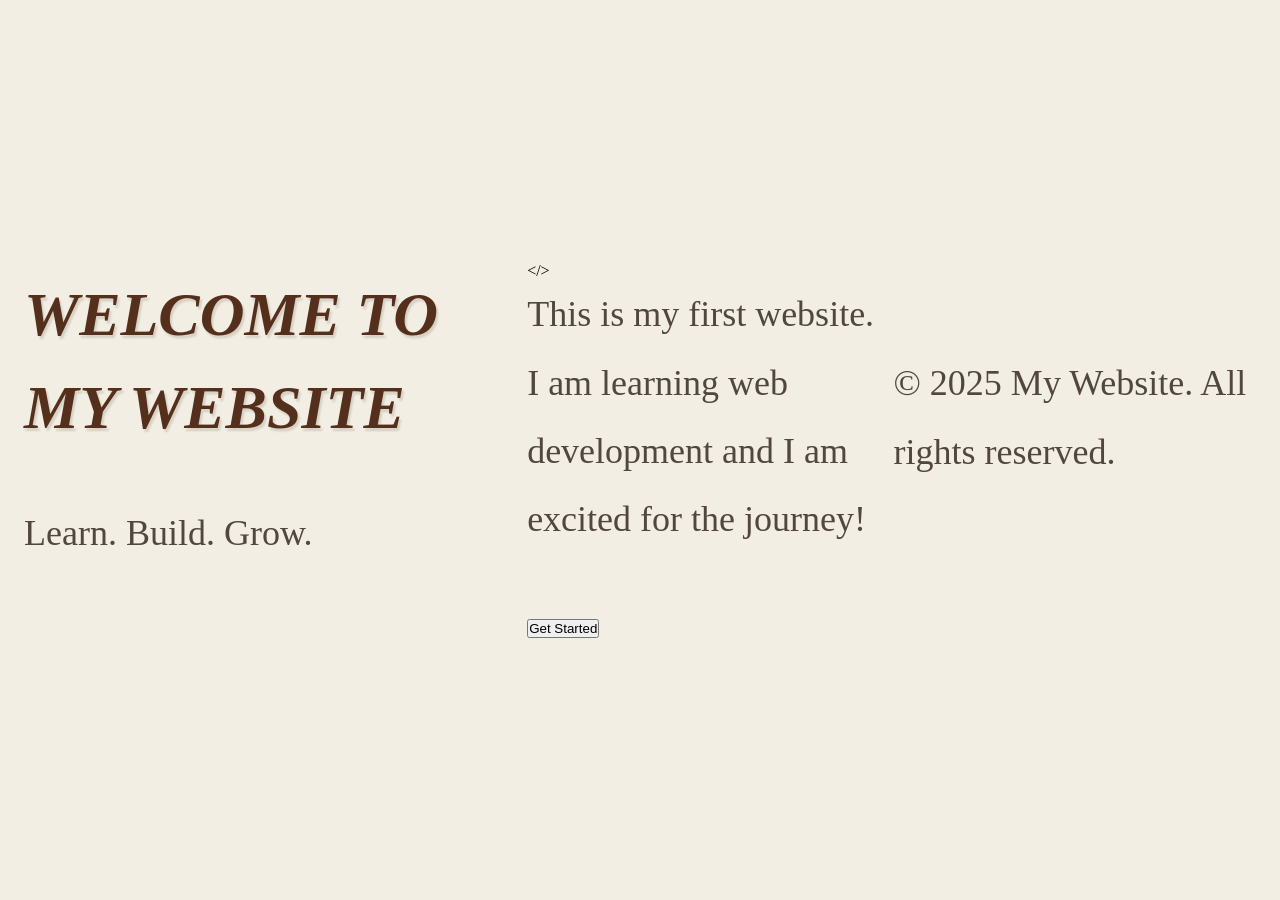
<file: index.html>
<!DOCTYPE html>
<html lang="en">
<head>
    <meta charset="UTF-8">
    <meta name="viewport" content="width=device-width, initial-scale=1.0">
    <title>My Website</title>
    <link rel="stylesheet" href="style.css">
</head>
<body>

    <header class="header">
        <h1>Welcome to My Website</h1>
        <p>Learn. Build. Grow.</p>
    </header>

    <main class="container">
        <div class="coding-image" role="img" aria-label="Coding Image">
            <span>&lt;/&gt;</span>
        </div>

        <p>
            This is my first website. I am learning web development
            and I am excited for the journey!
        </p>

        <button class="btn">Get Started</button>
    </main>

    <footer class="footer">
        <p>© 2025 My Website. All rights reserved.</p>
    </footer>

</body>
</html>
</file>
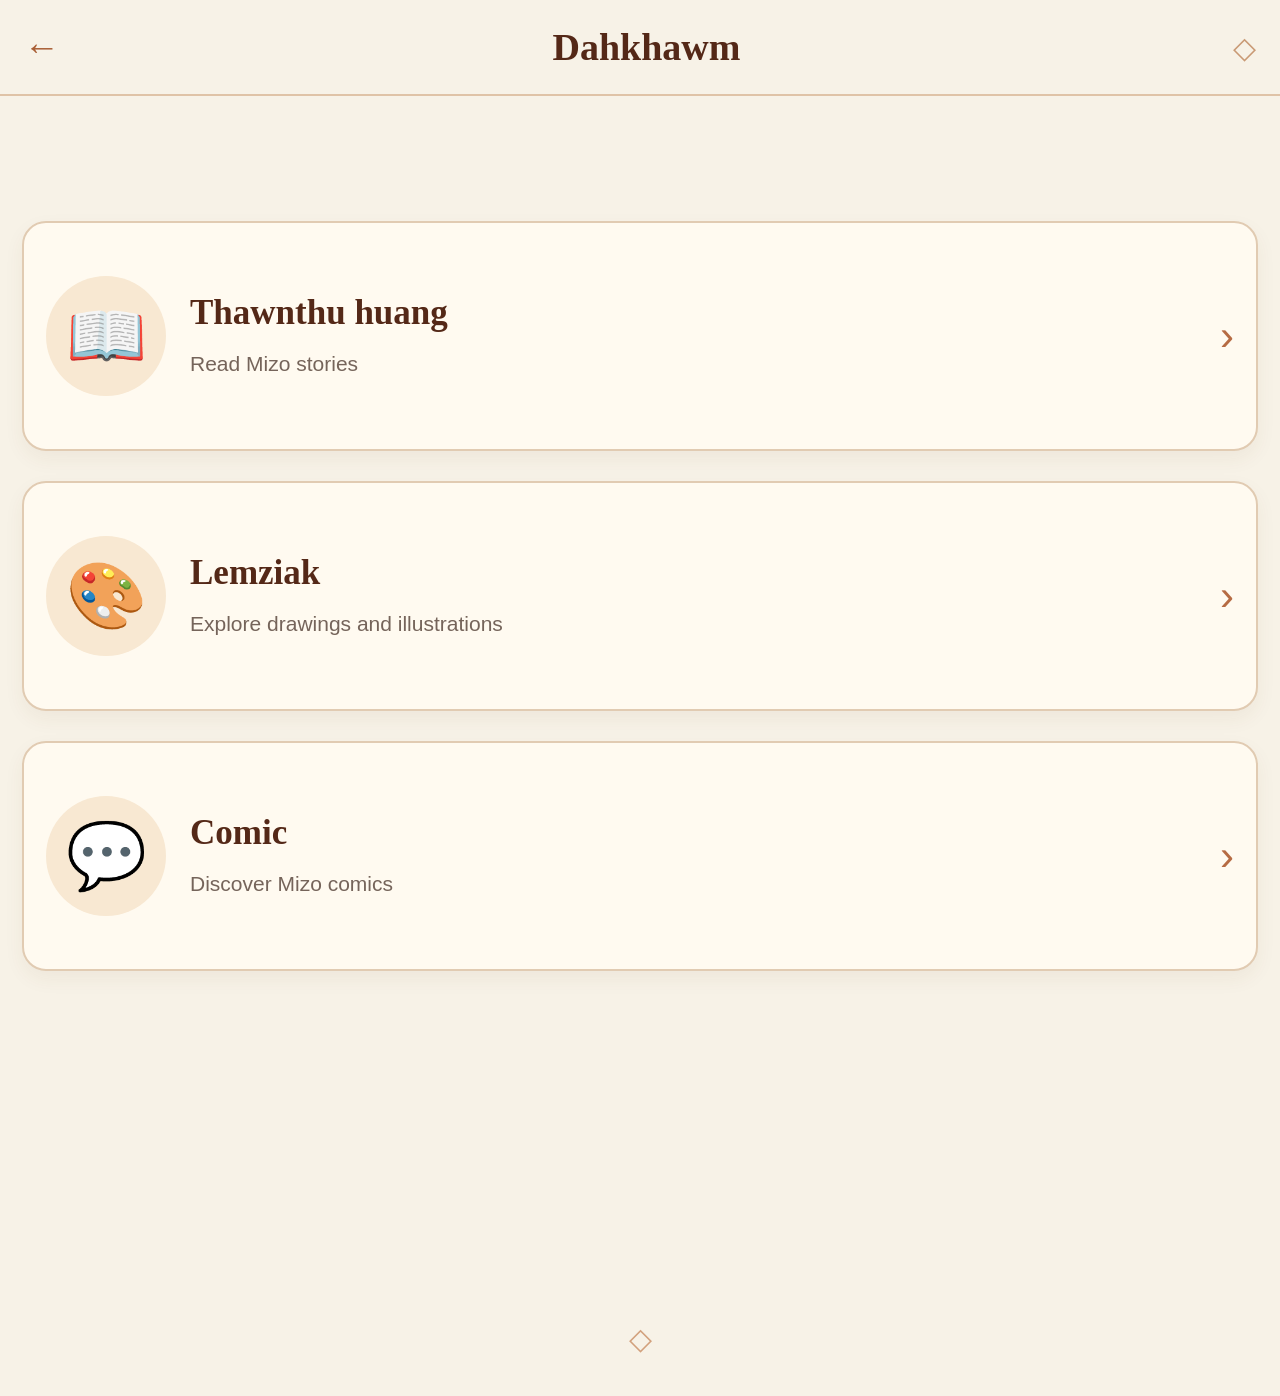
<file: category.html>
<!DOCTYPE html>
<html lang="en">
<head>
<meta charset="UTF-8">
<meta name="viewport" content="width=device-width, initial-scale=1.0">
<title>Dahkhawm - Pasalṭhate Zawlbuk</title>
<link rel="stylesheet" href="category.css">
</head>
<body>

<header class="page-header">
<a href="index.html" class="back-button" aria-label="Go back">
&#8592;
</a>

<h1>Dahkhawm</h1>

<div class="header-decoration" aria-hidden="true">
◇
</div>
</header>

<main class="category-list">

<a href="thawnthu.html" class="category-card">
<div class="category-icon" aria-hidden="true">
📖
</div>

<div class="category-content">
<h2>Thawnthu huang</h2>
<p>Read Mizo stories</p>
</div>

<span class="arrow" aria-hidden="true">&#8250;</span>
</a>

<a href="lemziak.html" class="category-card">
<div class="category-icon" aria-hidden="true">
🎨
</div>

<div class="category-content">
<h2>Lemziak</h2>
<p>Explore drawings and illustrations</p>
</div>

<span class="arrow" aria-hidden="true">&#8250;</span>
</a>

<a href="comic.html" class="category-card">
<div class="category-icon" aria-hidden="true">
💬
</div>

<div class="category-content">
<h2>Comic</h2>
<p>Discover Mizo comics</p>
</div>

<span class="arrow" aria-hidden="true">&#8250;</span>
</a>

</main>

<footer class="page-footer">
<span></span>
<div class="footer-decoration" aria-hidden="true">◇</div>
<span></span>
</footer>

</body>
</html>
</file>
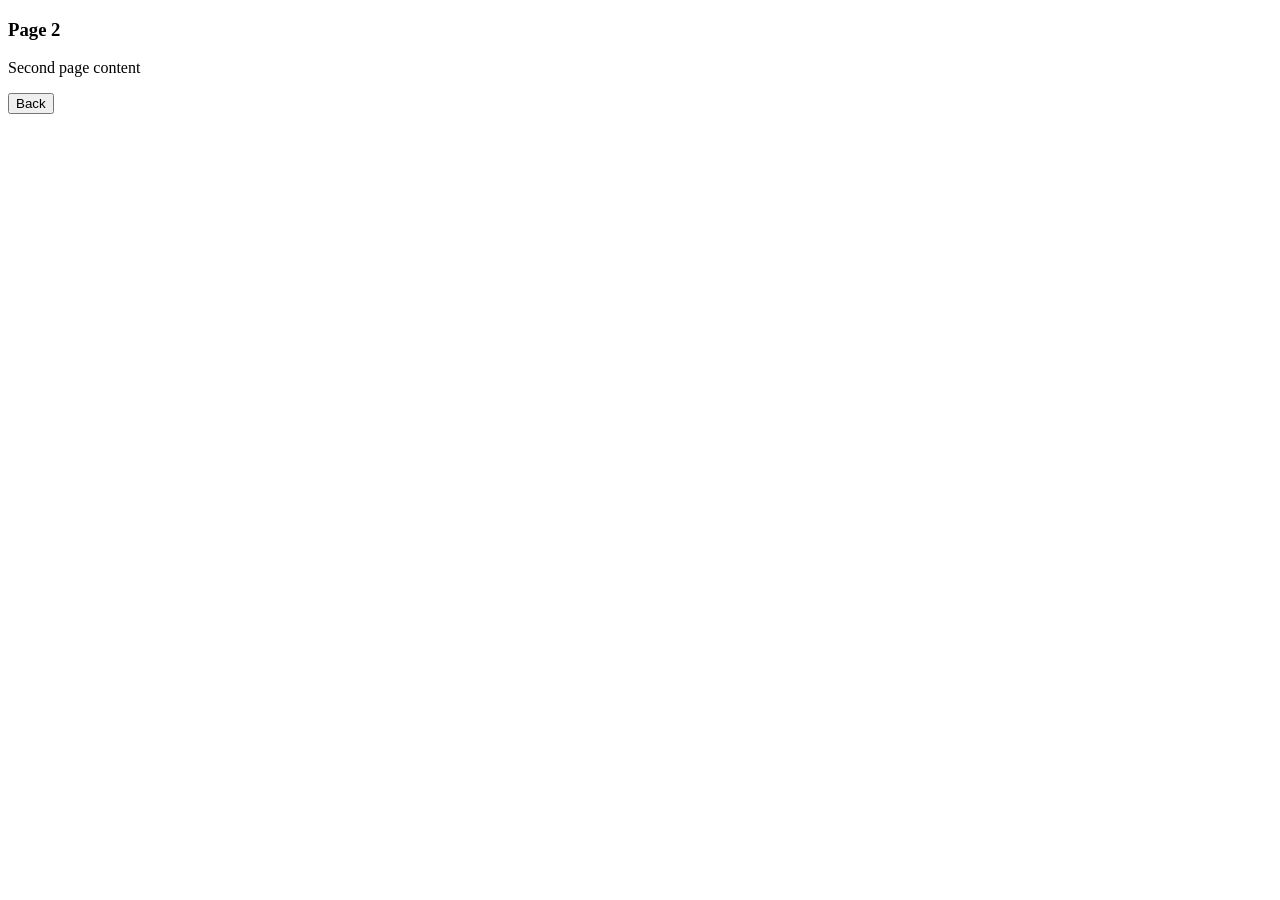
<file: page2.html>
<!DOCTYPE html>
<html lang="en">
  <head>
    <meta charset="UTF-8">
    <title>Page 2</title>
  </head>
  <body>
    <h3>Page 2</h3>
    <p>Second page content</p>
    <button onclick="location.href='.html'">Back</button>
  </body>
</html>
</file>
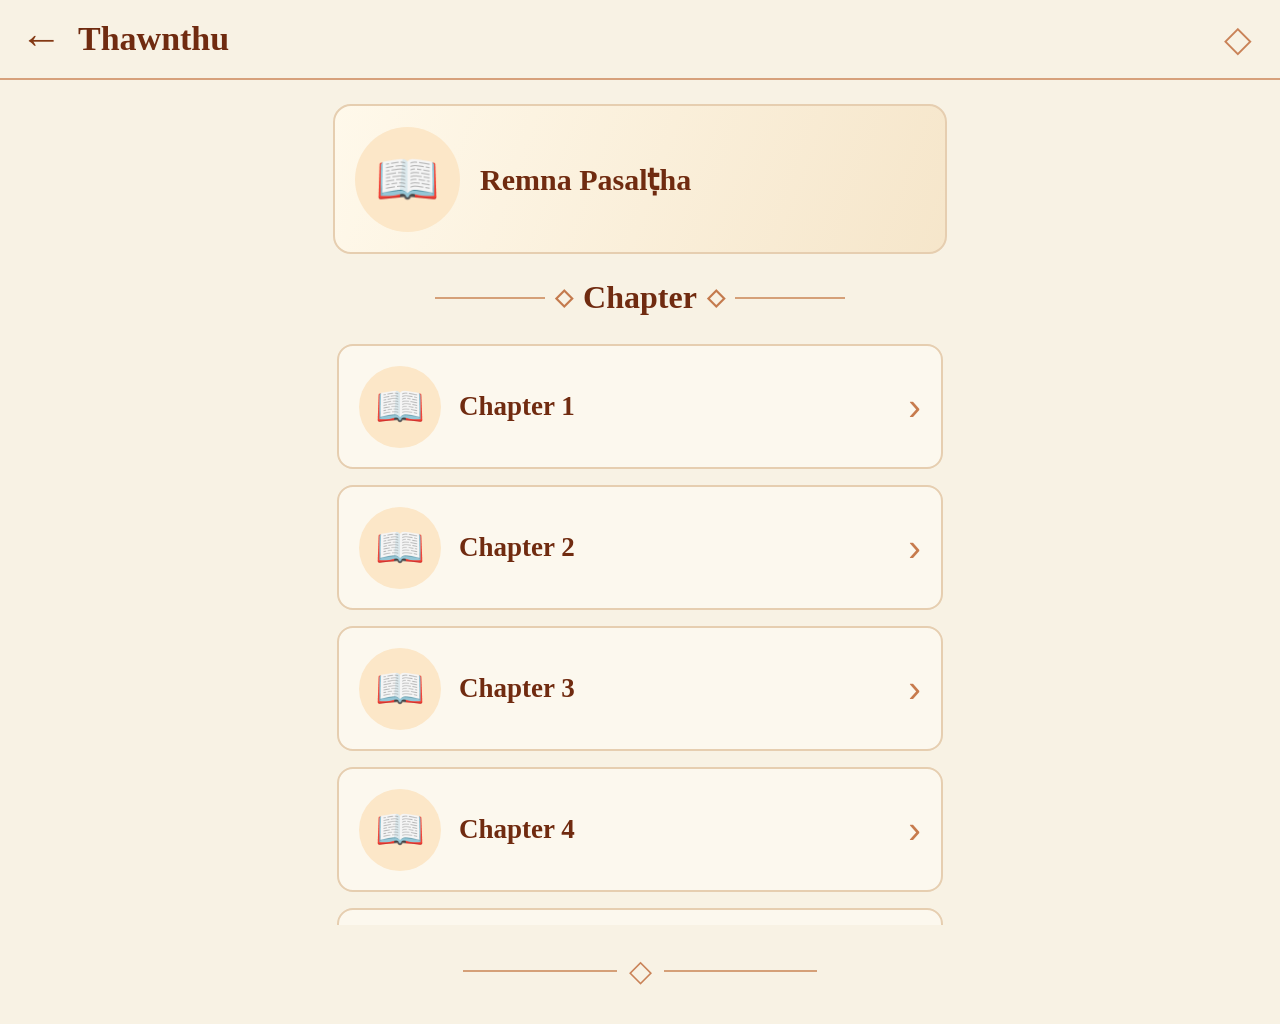
<file: Remna_pasaltha.html>
<!DOCTYPE html>
<html lang="en">
<head>
    <meta charset="UTF-8">
    <meta name="viewport" content="width=device-width, initial-scale=1.0">

    <title>Remna Pasalṭha - Chapters</title>

    <link rel="stylesheet" href="Remna_pasaltha.css">
</head>
<body>

    <!-- Header -->
    <header class="page-header">
        <a href="thawnthu.html" class="back-button"
           aria-label="Go back">&#8592;</a>

        <h1>Thawnthu</h1>

        <div class="header-decoration" aria-hidden="true">
            ◇
        </div>
    </header>

    <!-- Story Banner -->
    <main class="chapter-page">

        <section class="story-banner">
            <div class="story-icon" aria-hidden="true">
                📖
            </div>

            <h2>Remna Pasalṭha</h2>
        </section>

        <!-- Chapter Heading -->
        <div class="chapter-heading">
            <span></span>
            <b>◇</b>
            <h2>Chapter</h2>
            <b>◇</b>
            <span></span>
        </div>

        <!-- Swipeable Chapter List -->
        <section class="chapter-list"
                 aria-label="Select a chapter">

            <a href="chapter1.html" class="chapter-card">
                <div class="chapter-icon" aria-hidden="true">📖</div>
                <h3>Chapter 1</h3>
                <span class="arrow">&#8250;</span>
            </a>

            <a href="chapter2.html" class="chapter-card">
                <div class="chapter-icon" aria-hidden="true">📖</div>
                <h3>Chapter 2</h3>
                <span class="arrow">&#8250;</span>
            </a>

            <a href="chapter3.html" class="chapter-card">
                <div class="chapter-icon" aria-hidden="true">📖</div>
                <h3>Chapter 3</h3>
                <span class="arrow">&#8250;</span>
            </a>

            <a href="chapter4.html" class="chapter-card">
                <div class="chapter-icon" aria-hidden="true">📖</div>
                <h3>Chapter 4</h3>
                <span class="arrow">&#8250;</span>
            </a>

            <a href="chapter5.html" class="chapter-card">
                <div class="chapter-icon" aria-hidden="true">📖</div>
                <h3>Chapter 5</h3>
                <span class="arrow">&#8250;</span>
            </a>

            <!-- Add more chapters by copying a chapter-card -->

        </section>

        <!-- Bottom Decoration -->
        <div class="footer-decoration" aria-hidden="true">
            <span></span>
            <b>◇</b>
            <span></span>
        </div>

    </main>

</body>
</html>
</file>
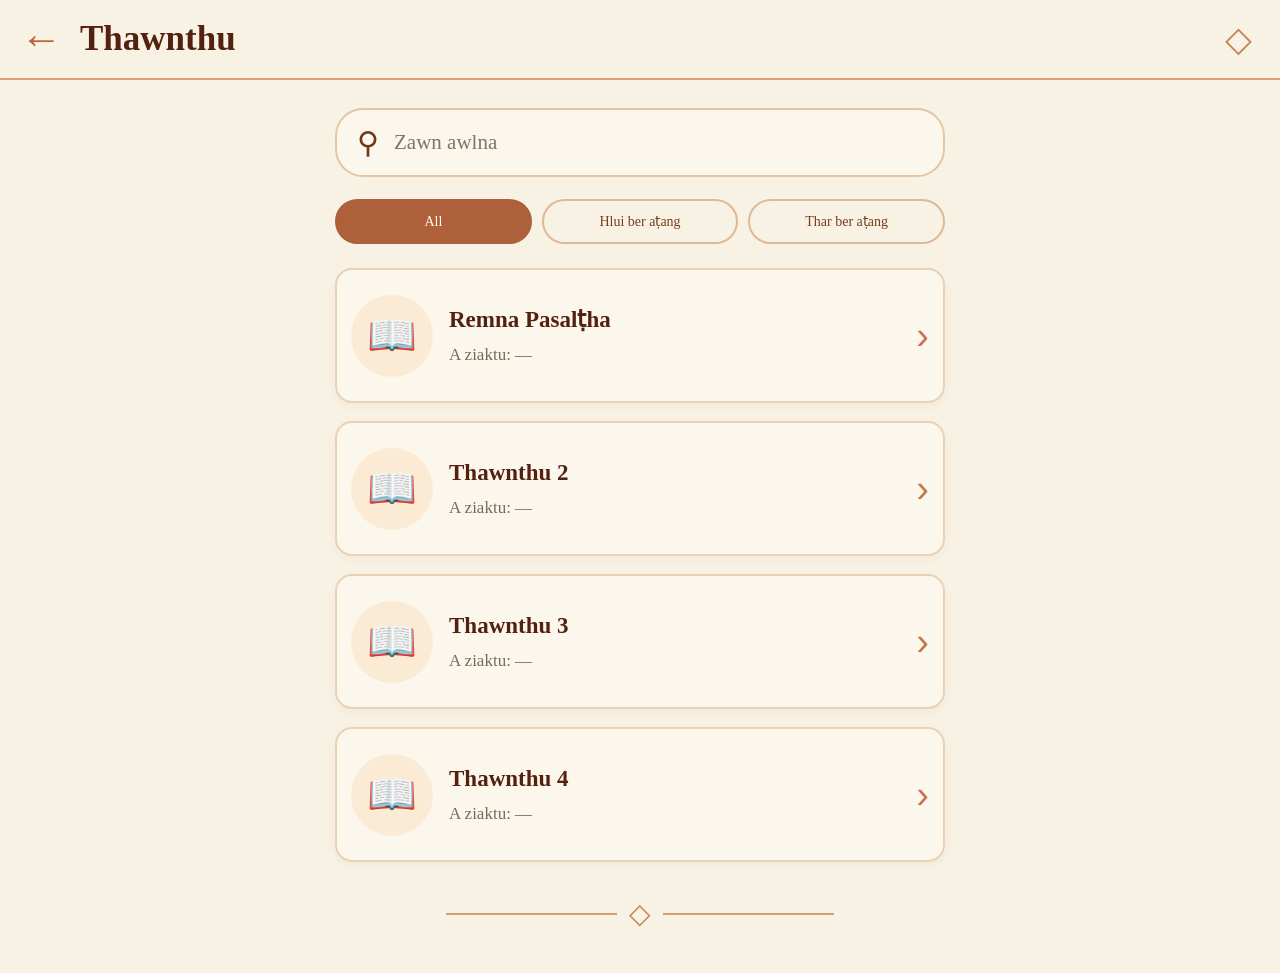
<file: thawnthu.html>
<!DOCTYPE html>
<html lang="en">
<head>
    <meta charset="UTF-8">
    <meta name="viewport" content="width=device-width, initial-scale=1.0">
    <title>Thawnthu - Pasalṭhate Zawlbuk</title>

    <link rel="stylesheet" href="thawnthu.css">
</head>
<body>

    <!-- Header -->
    <header class="header">
        <a href="category.html" class="back-button">&#8592;</a>

        <h1>Thawnthu</h1>

        <div class="decoration">◇</div>
    </header>

    <!-- Main Content -->
    <main class="container">

        <!-- Search Bar -->
        <div class="search-box">
            <span class="search-icon">&#9906;</span>

            <input
                type="search"
                id="storySearch"
                placeholder="Zawn awlna"
                aria-label="Zawn awlna"
            >
        </div>

        <!-- Sorting Buttons -->
        <nav class="filter-buttons" aria-label="Story sorting">

            <button class="filter active" data-sort="all">
                All
            </button>

            <button class="filter" data-sort="newest">
                Hlui ber aṭang
            </button>

            <button class="filter" data-sort="oldest">
                Thar ber aṭang
            </button>

        </nav>

        <!-- Story List -->
        <section class="story-list" id="storyList">

            <a href="remna_pasaltha.html"
               class="story-card"
               data-title="Remna Pasalṭha"
               data-date="1">

                <div class="book-icon">📖</div>

                <div class="story-info">
                    <h2>Remna Pasalṭha</h2>
                    <p>A ziaktu: —</p>
                </div>

                <span class="arrow">&#8250;</span>
            </a>

            <a href="thawnthu-2.html"
               class="story-card"
               data-title="Thawnthu 2"
               data-date="2">

                <div class="book-icon">📖</div>

                <div class="story-info">
                    <h2>Thawnthu 2</h2>
                    <p>A ziaktu: —</p>
                </div>

                <span class="arrow">&#8250;</span>
            </a>

            <a href="thawnthu-3.html"
               class="story-card"
               data-title="Thawnthu 3"
               data-date="3">

                <div class="book-icon">📖</div>

                <div class="story-info">
                    <h2>Thawnthu 3</h2>
                    <p>A ziaktu: —</p>
                </div>

                <span class="arrow">&#8250;</span>
            </a>

            <a href="thawnthu-4.html"
               class="story-card"
               data-title="Thawnthu 4"
               data-date="4">

                <div class="book-icon">📖</div>

                <div class="story-info">
                    <h2>Thawnthu 4</h2>
                    <p>A ziaktu: —</p>
                </div>

                <span class="arrow">&#8250;</span>
            </a>

        </section>

        <!-- Bottom Decoration -->
        <div class="footer-decoration">
            <span></span>
            <b>◇</b>
            <span></span>
        </div>

    </main>

    <!-- Search and Sorting -->
    <script>
        const searchInput = document.getElementById("storySearch");
        const storyList = document.getElementById("storyList");
        const filters = document.querySelectorAll(".filter");

        const stories = Array.from(
            storyList.querySelectorAll(".story-card")
        );

        let currentSort = "all";

        function updateStories() {
            const searchText = searchInput.value.toLowerCase();

            const filteredStories = stories.filter(story => {
                return story.dataset.title
                    .toLowerCase()
                    .includes(searchText);
            });

            filteredStories.sort((a, b) => {
                if (currentSort === "oldest") {
                    return Number(a.dataset.date) -
                           Number(b.dataset.date)
                }

                if (currentSort === "newest") {
                    return Number(b.dataset.date) -
                           Number(a.dataset.date)
                }

                return stories.indexOf(a) - stories.indexOf(b)
            })

            storyList.replaceChildren(...filteredStories)
        }

        searchInput.addEventListener("input", updateStories)

        filters.forEach(button => {
            button.addEventListener("click", () => {
                filters.forEach(item =>
                    item.classList.remove("active")
                )

                button.classList.add("active")
                currentSort = button.dataset.sort

                updateStories()
            })
        })
    </script>

</body>
</html>
</file>
<file: style.css>
* {
margin: 0;
padding: 0;
box-sizing: border-box;
}

body {
min-height: 100vh;
display: flex;
justify-content: center;
align-items: center;
padding: 24px;
background: #f2eee3;
font-family: Georgia, serif;
}

.home-card {
width: 100%;
max-width: 745px;
min-height: 800px;
padding: 60px 35px;

display: flex;
flex-direction: column;
justify-content: center;
align-items: center;

text-align: center;
background: #fffefa;
border: 1px solid #ded8c9;
border-radius: 38px;
box-shadow: 0 18px 45px rgba(76, 54, 30, 0.08);
}

h1 {
margin-bottom: 45px;
color: #542f1c;
font-family: cursive;
font-size: clamp(34px, 6vw, 62px);
font-weight: bold;
font-style: italic;
line-height: 1.5;
text-transform: uppercase;
text-shadow: 2px 3px 2px rgba(70, 40, 20, 0.15);
}

p {
max-width: 590px;
margin-bottom: 65px;
color: #51473e;
font-size: clamp(20px, 3.5vw, 36px);
line-height: 1.9;
}

.start-button {
display: inline-block;
padding: 20px 65px;
border-radius: 60px;

background: linear-gradient(135deg, #80502e, #5b3018);
color: #fffefa;
text-decoration: none;
font-size: 28px;
font-weight: bold;

box-shadow: 0 12px 25px rgba(77, 43, 22, 0.25);
transition: transform 0.2s ease, box-shadow 0.2s ease;
}

.start-button:hover {
transform: translateY(-3px);
box-shadow: 0 16px 30px rgba(77, 43, 22, 0.30);
}

.start-button:active {
transform: scale(0.97);
}

@media (max-width: 600px) {
.home-card {
min-height: 0;
padding: 55px 22px;
border-radius: 30px;
}

h1 {
margin-bottom: 35px;
}

p {
margin-bottom: 50px;
}

.start-button {
padding: 18px 48px;
font-size: 25px;
}
}
</file>
<file: category.css>
* {
    margin: 0;
    padding: 0;
    box-sizing: border-box;
}

body {
    min-height: 100vh;
    background: #f7f2e7;
    font-family: Georgia, serif;
    color: #542817;
    padding-bottom: 40px;
}

.page-header {
    display: flex;
    align-items: center;
    justify-content: space-between;
    padding: 25px 24px;
    border-bottom: 2px solid #dfc3a7;
}

.back-button {
    color: #a95f35;
    text-decoration: none;
    font-size: 36px;
}

.page-header h1 {
    font-size: 38px;
    font-weight: bold;
}

.header-decoration {
    color: #c99a75;
    font-size: 30px;
}

.category-list {
    display: flex;
    flex-direction: column;
    gap: 30px;
    margin-top: 125px;
    padding: 0 22px;
}

.category-card {
    display: flex;
    align-items: center;
    gap: 24px;
    min-height: 230px;
    padding: 25px 22px;
    background: #fffaf0;
    border: 2px solid #e1cbb2;
    border-radius: 24px;
    box-shadow: 0 8px 20px rgba(100, 60, 30, 0.06);
    text-decoration: none;
    color: #542817;
}

.category-icon {
    display: flex;
    align-items: center;
    justify-content: center;
    flex-shrink: 0;
    width: 120px;
    height: 120px;
    border-radius: 50%;
    background: #f8e8d2;
    font-size: 65px;
}

.category-content {
    flex: 1;
}

.category-content h2 {
    font-size: 35px;
    margin-bottom: 15px;
}

.category-content p {
    font-family: Arial, sans-serif;
    font-size: 21px;
    line-height: 1.5;
    color: #75645a;
}

.arrow {
    font-family: Arial, sans-serif;
    font-size: 42px;
    color: #b66b43;
}

.footer-decoration {
    text-align: center;
    margin-top: 350px;
    color: #d2a17d;
    font-size: 30px;
}

@media (max-width: 400px) {
    .category-card {
        gap: 14px;
        padding: 20px 12px;
        min-height: 180px;
    }

    .category-icon {
        width: 75px;
        height: 75px;
        font-size: 42px;
    }

    .category-content h2 {
        font-size: 25px;
    }

    .category-content p {
        font-size: 15px;
    }

    .arrow {
        font-size: 30px;
    }

    .page-header h1 {
        font-size: 30px;
    }
}
</file>
<file: Remna_pasaltha.css>
/* General Settings */
* {
    box-sizing: border-box;
    margin: 0;
    padding: 0;
}

body {
    background: #f8f2e4;
    color: #702b10;
    font-family: Georgia, "Times New Roman", serif;
    min-height: 100vh;
}

/* Header */
.page-header {
    display: flex;
    align-items: center;
    gap: 16px;
    padding: 18px 20px;
    border-bottom: 2px solid #d7a17b;
}

.back-button {
    text-decoration: none;
    color: #843914;
    font-family: Arial, sans-serif;
    font-size: 42px;
    line-height: 1;
}

.page-header h1 {
    flex: 1;
    font-size: 34px;
    font-weight: bold;
}

.header-decoration {
    color: #c98257;
    font-size: 36px;
    padding-right: 8px;
}

/* Main Page */
.chapter-page {
    width: 100%;
    max-width: 650px;
    margin: 0 auto;
    padding: 24px 18px;
}

/* Story Banner */
.story-banner {
    display: flex;
    align-items: center;
    gap: 20px;
    min-height: 150px;
    padding: 20px;
    margin-bottom: 25px;

    border: 2px solid #e6ceb0;
    border-radius: 18px;

    background:
        linear-gradient(
            110deg,
            rgba(255, 249, 235, 0.96),
            rgba(245, 226, 194, 0.75)
        );
}

.story-icon {
    display: flex;
    align-items: center;
    justify-content: center;
    flex-shrink: 0;

    width: 105px;
    height: 105px;
    border-radius: 50%;

    background: #fce7c8;
    font-size: 52px;
}

.story-banner h2 {
    font-size: 30px;
    line-height: 1.3;
    overflow-wrap: anywhere;
}

/* Chapter Heading */
.chapter-heading {
    display: flex;
    align-items: center;
    justify-content: center;
    gap: 10px;
    margin: 24px 0;
}

.chapter-heading span {
    flex: 1;
    max-width: 110px;
    height: 2px;
    background: #d5a078;
}

.chapter-heading b {
    color: #c47a4d;
    font-size: 23px;
}

.chapter-heading h2 {
    font-size: 32px;
    white-space: nowrap;
}

/* Scrollable Chapter List */
.chapter-list {
    display: flex;
    flex-direction: column;
    gap: 16px;

    max-height: 65vh;
    overflow-y: auto;
    padding: 4px;

    -webkit-overflow-scrolling: touch;
    overscroll-behavior-y: contain;
    scrollbar-width: thin;
    scrollbar-color: #d7a17b transparent;
}

/* Individual Chapter Card */
.chapter-card {
    display: flex;
    align-items: center;
    gap: 18px;

    flex-shrink: 0;
    min-height: 125px;
    padding: 16px 20px;

    border: 2px solid #e6ceb0;
    border-radius: 16px;

    background: rgba(255, 252, 244, 0.65);
    color: #702b10;
    text-decoration: none;

    transition:
        background 0.2s ease,
        transform 0.2s ease;
}

.chapter-card:active {
    background: #f0dfc5;
    transform: scale(0.99);
}

/* Book Icon */
.chapter-icon {
    display: flex;
    align-items: center;
    justify-content: center;
    flex-shrink: 0;

    width: 82px;
    height: 82px;
    border-radius: 50%;

    background: #fce7c8;
    font-size: 40px;
}

/* Chapter Title */
.chapter-card h3 {
    flex: 1;
    font-size: 27px;
    line-height: 1.3;
}

/* Right Arrow */
.arrow {
    color: #c77b4d;
    font-family: Arial, sans-serif;
    font-size: 38px;
    line-height: 1;
}

/* Bottom Decoration */
.footer-decoration {
    display: flex;
    align-items: center;
    justify-content: center;
    gap: 12px;
    margin: 28px auto 12px;
}

.footer-decoration span {
    width: 25%;
    height: 2px;
    background: #d5a078;
}

.footer-decoration b {
    color: #c98257;
    font-size: 30px;
    font-weight: normal;
}

/* Mobile Screen Adjustments */
@media (max-width: 380px) {
    .page-header {
        gap: 10px;
        padding: 16px 12px;
    }

    .page-header h1 {
        font-size: 27px;
    }

    .chapter-page {
        padding: 18px 12px;
    }

    .story-banner {
        gap: 12px;
        padding: 14px;
    }

    .story-icon {
        width: 75px;
        height: 75px;
        font-size: 38px;
    }

    .story-banner h2 {
        font-size: 23px;
    }

    .chapter-card {
        gap: 12px;
        min-height: 105px;
        padding: 12px;
    }

    .chapter-icon {
        width: 65px;
        height: 65px;
        font-size: 32px;
    }

    .chapter-card h3 {
        font-size: 21px;
    }

    .chapter-heading h2 {
        font-size: 27px;
    }
}
</file>
<file: thawnthu.css>
/* General Page */
* {
    box-sizing: border-box;
    margin: 0;
    padding: 0;
}

body {
    background: #f8f2e4;
    color: #54200f;
    font-family: Georgia, "Times New Roman", serif;
    min-height: 100vh;
}

/* Header */
.header {
    display: flex;
    align-items: center;
    gap: 18px;
    padding: 18px 20px;
    border-bottom: 2px solid #dca17c;
}

.back-button {
    color: #b9663d;
    text-decoration: none;
    font-size: 42px;
    line-height: 1;
}

.header h1 {
    font-size: 35px;
    font-weight: bold;
    flex: 1;
}

.decoration {
    color: #c98257;
    font-size: 35px;
    padding-right: 8px;
}

/* Main Container */
.container {
    width: 100%;
    max-width: 650px;
    margin: 0 auto;
    padding: 28px 20px;
}

/* Search Bar */
.search-box {
    display: flex;
    align-items: center;
    gap: 15px;
    border: 2px solid #e3c6a5;
    border-radius: 28px;
    padding: 15px 20px;
    margin-bottom: 22px;
    background: rgba(255, 252, 244, 0.6);
}

.search-icon {
    font-family: Arial, sans-serif;
    font-size: 30px;
    color: #713817;
}

.search-box input {
    width: 100%;
    min-width: 0;
    border: none;
    outline: none;
    background: transparent;
    color: #54200f;
    font-family: Georgia, serif;
    font-size: 21px;
}

.search-box input::placeholder {
    color: #817464;
    opacity: 1;
}

/* Sorting Buttons */
.filter-buttons {
    display: flex;
    gap: 10px;
    margin-bottom: 24px;
}

.filter {
    flex: 1;
    min-width: 0;
    padding: 12px 5px;
    border: 2px solid #dfb995;
    border-radius: 30px;
    background: transparent;
    color: #793d1d;
    font-family: Georgia, serif;
    font-size: 14px;
    cursor: pointer;
}

.filter.active {
    background: #ad6039;
    border-color: #ad6039;
    color: #fffaf0;
}

/* Story Cards */
.story-list {
    display: flex;
    flex-direction: column;
    gap: 18px;
}

.story-card {
    display: flex;
    align-items: center;
    gap: 16px;
    min-height: 135px;
    padding: 18px 14px;
    border: 2px solid #ead2b5;
    border-radius: 17px;
    background: rgba(255, 252, 245, 0.55);
    text-decoration: none;
    color: inherit;
    box-shadow: 0 4px 10px rgba(100, 58, 30, 0.04);
}

.story-card:active {
    background: #f1e4d0;
}

/* Book Icon */
.book-icon {
    display: flex;
    align-items: center;
    justify-content: center;
    flex-shrink: 0;
    width: 82px;
    height: 82px;
    border-radius: 50%;
    background: #fcebd4;
    font-size: 40px;
}

/* Story Information */
.story-info {
    flex: 1;
    min-width: 0;
}

.story-info h2 {
    font-size: 23px;
    line-height: 1.25;
    margin-bottom: 10px;
    overflow-wrap: anywhere;
}

.story-info p {
    color: #786b5c;
    font-size: 17px;
}

/* Right Arrow */
.arrow {
    color: #c4774d;
    font-family: Arial, sans-serif;
    font-size: 38px;
    line-height: 1;
    padding-left: 3px;
}

/* Bottom Decoration */
.footer-decoration {
    display: flex;
    align-items: center;
    justify-content: center;
    gap: 12px;
    margin: 35px auto 15px;
    color: #c98257;
}

.footer-decoration span {
    width: 28%;
    height: 2px;
    background: #d99a73;
}

.footer-decoration b {
    font-size: 28px;
    font-weight: normal;
}

/* Small Screens */
@media (max-width: 380px) {
    .header h1 {
        font-size: 29px;
    }

    .container {
        padding: 22px 14px;
    }

    .filter {
        font-size: 12px;
    }

    .story-card {
        gap: 10px;
        padding: 14px 10px;
    }

    .book-icon {
        width: 65px;
        height: 65px;
        font-size: 32px;
    }

    .story-info h2 {
        font-size: 19px;
    }

    .story-info p {
        font-size: 15px;
    }
}
</file>
